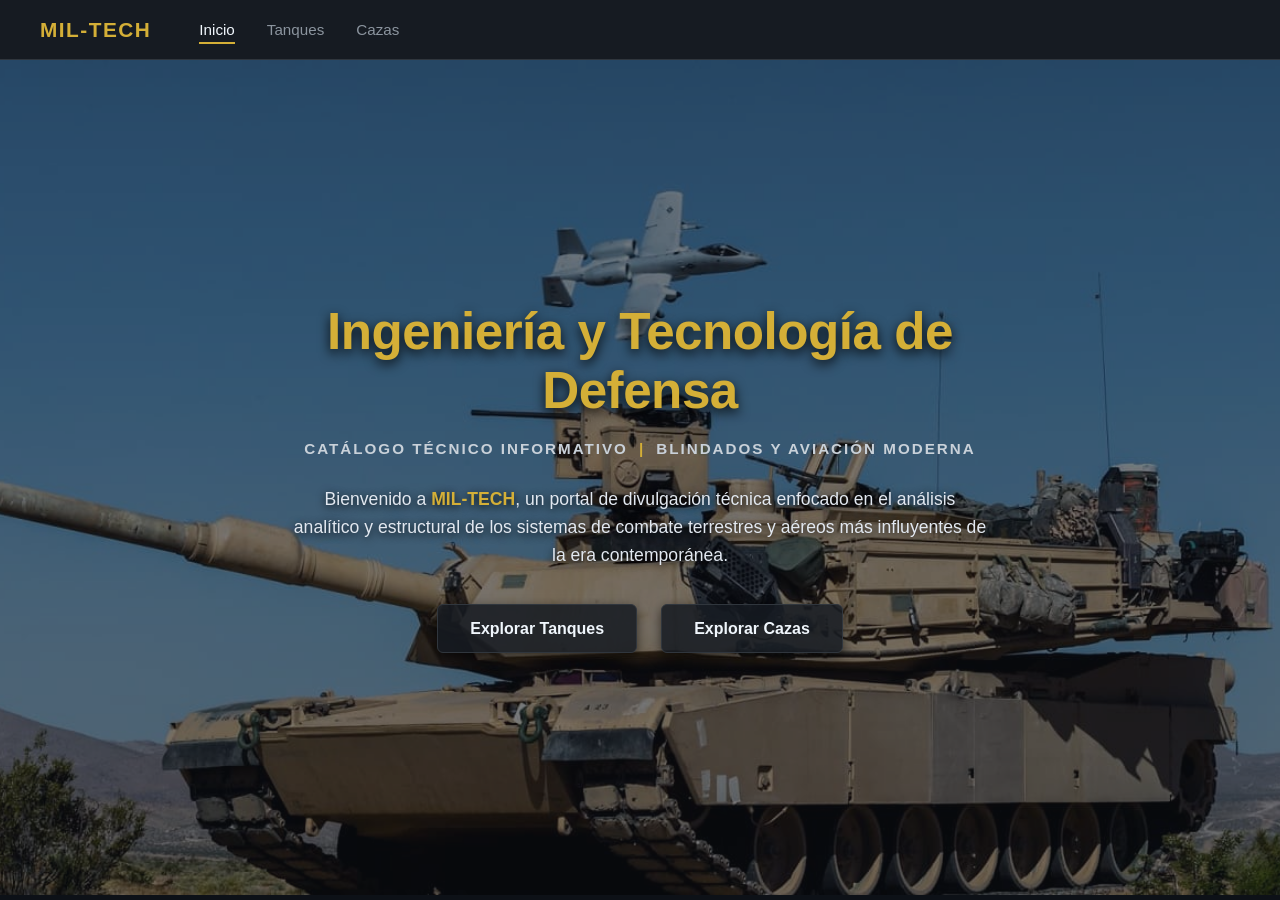
<file: index.html>
<!DOCTYPE html>
<html lang="es">
<head>
    <meta charset="UTF-8">
    <meta name="viewport" content="width=device-width, initial-scale=1.0">
    <title>Portal de Ingeniería Militar</title>
    <link rel="stylesheet" href="style.css">
</head>
<body>

    <header>
        <nav>
            <div class="logo">MIL-TECH</div>
            <ul>
                <li><a href="index.html" class="active">Inicio</a></li>
                <li><a href="tanques.html">Tanques</a></li>
                <li><a href="cazas.html">Cazas</a></li>
            </ul>
        </nav>
    </header>

    <section class="hero-index" style="background-image: url('img/main_background.jpg');">
        <div class="hero-overlay"></div>
        <div class="vehicle-container" style="justify-content: center; text-align: center; position: relative; z-index: 2;">
            <div class="info-box" style="max-width: 800px; margin: 0 auto; text-align: center;">
                <h2 style="font-size: 3.2rem; margin-bottom: 0.8rem; text-shadow: 0 4px 12px rgba(0,0,0,0.9);">Ingeniería y Tecnología de Defensa</h2>
                <p class="subtitle" style="font-size: 0.95rem; letter-spacing: 2px;">Catálogo Técnico Informativo <span class="sep">|</span> Blindados y Aviación Moderna</p>
                <p style="font-size: 1.1rem; max-width: 700px; margin: 0 auto 2.2rem auto; color: #e2e8f0; line-height: 1.6; text-shadow: 0 2px 8px rgba(0,0,0,0.9);">
                    Bienvenido a <span class="accent">MIL-TECH</span>, un portal de divulgación técnica enfocado en el análisis analítico y estructural de los sistemas de combate terrestres y aéreos más influyentes de la era contemporánea.
                </p>
                
                <div style="display: flex; justify-content: center; gap: 1.5rem;">
                    <a href="tanques.html" class="btn-hero">Explorar Tanques</a>
                    <a href="cazas.html" class="btn-hero">Explorar Cazas</a>
                </div>
            </div>
        </div>
    </section>

</body>
</html>
</file>
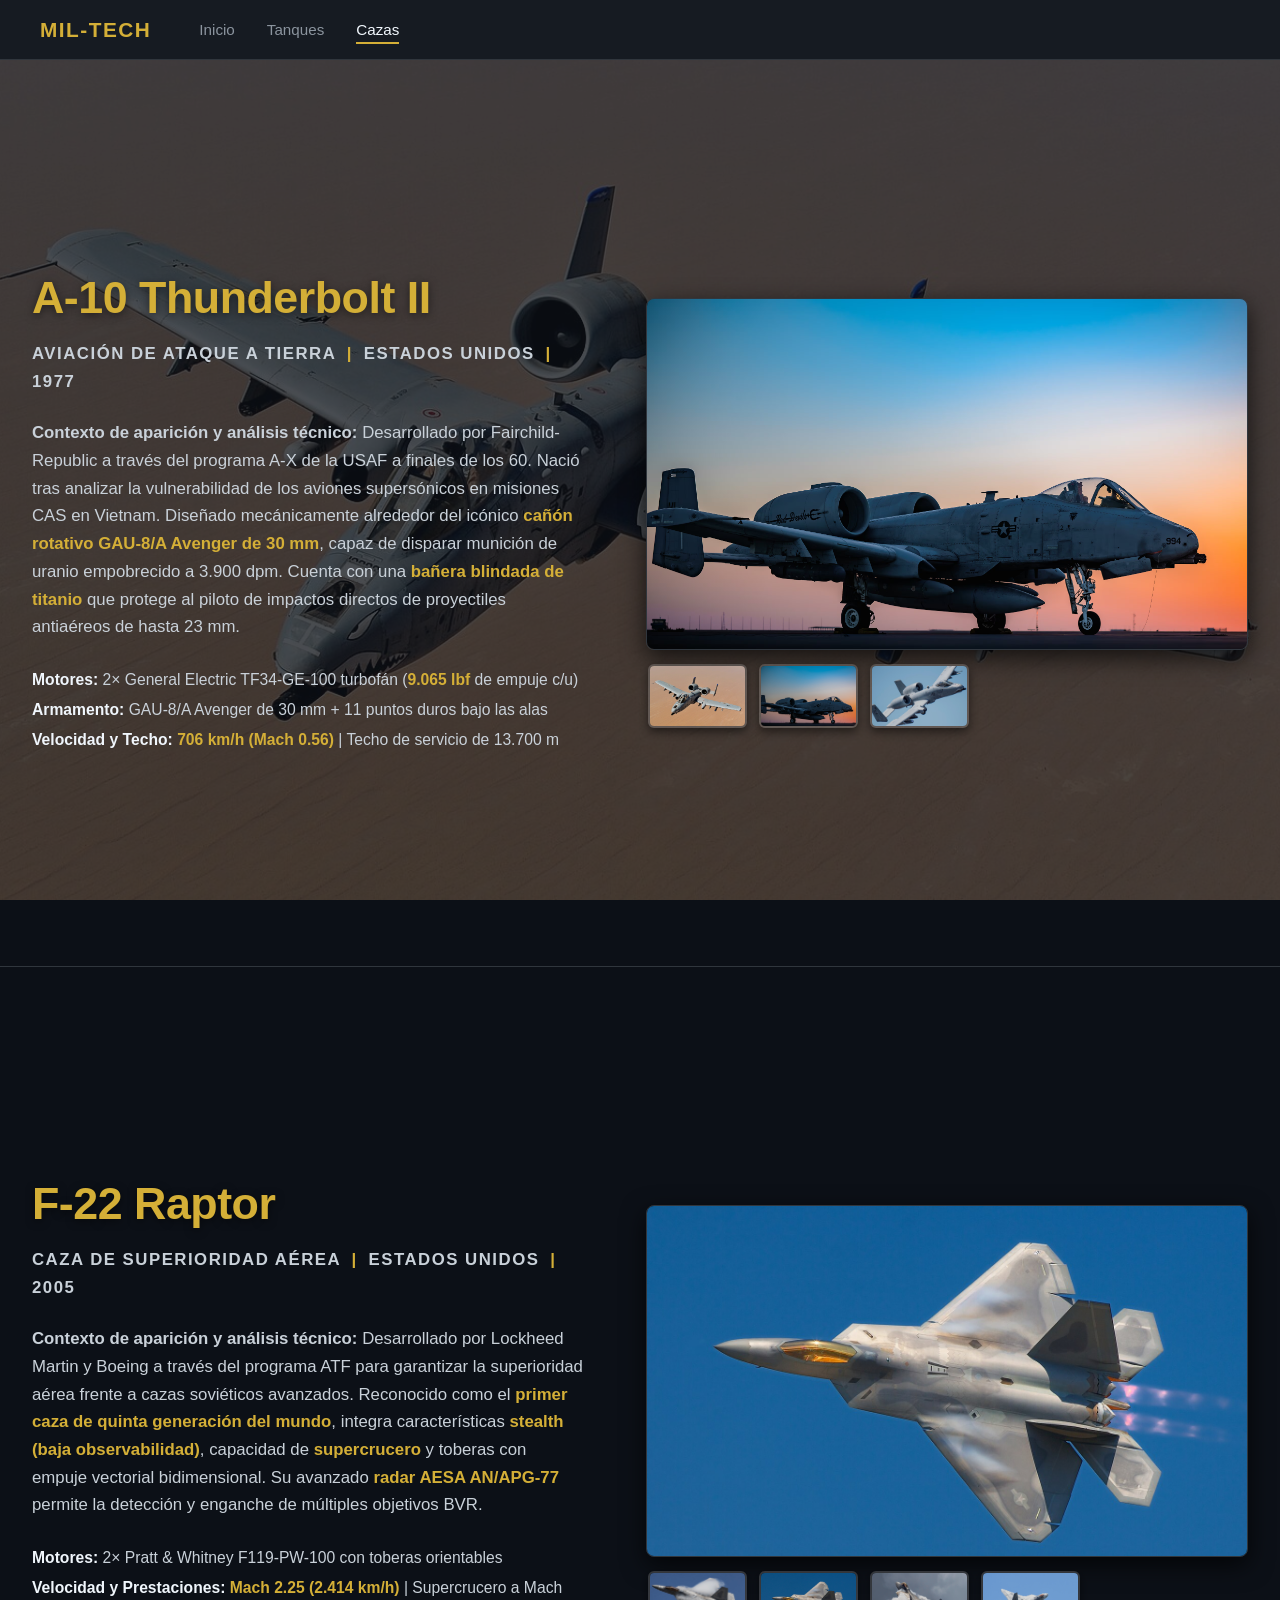
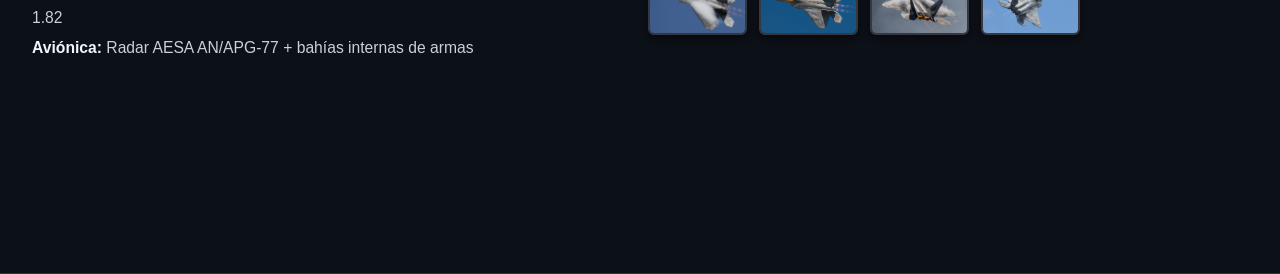
<file: cazas.html>
<!DOCTYPE html>
<html lang="es">
<head>
    <meta charset="UTF-8">
    <meta name="viewport" content="width=device-width, initial-scale=1.0">
    <title>Cazas - MIL-TECH</title>
    <link rel="stylesheet" href="style.css">
</head>
<body>

    <header>
        <nav>
            <div class="logo">MIL-TECH</div>
            <ul>
                <li><a href="index.html">Inicio</a></li>
                <li><a href="tanques.html">Tanques</a></li>
                <li><a href="cazas.html" class="active">Cazas</a></li>
            </ul>
        </nav>
    </header>

    <!-- SECCIÓN 1: A-10 THUNDERBOLT II -->
    <section class="vehicle-section" style="background-image: url('img/a10_background.jpg');">
        <div class="vehicle-container">
            
            <div class="info-box">
                <h2>A-10 Thunderbolt II</h2>
                <p class="subtitle">Aviación de Ataque a Tierra <span class="sep">|</span> Estados Unidos <span class="sep">|</span> 1977</p>
                <p><strong>Contexto de aparición y análisis técnico:</strong> Desarrollado por Fairchild-Republic a través del programa A-X de la USAF a finales de los 60. Nació tras analizar la vulnerabilidad de los aviones supersónicos en misiones CAS en Vietnam. Diseñado mecánicamente alrededor del icónico <span class="accent">cañón rotativo GAU-8/A Avenger de 30 mm</span>, capaz de disparar munición de uranio empobrecido a 3.900 dpm. Cuenta con una <span class="accent">bañera blindada de titanio</span> que protege al piloto de impactos directos de proyectiles antiaéreos de hasta 23 mm.</p>
                
                <ul class="specs-list">
                    <li><strong>Motores:</strong> 2× General Electric TF34-GE-100 turbofán (<span class="accent">9.065 lbf</span> de empuje c/u)</li>
                    <li><strong>Armamento:</strong> GAU-8/A Avenger de 30 mm + 11 puntos duros bajo las alas</li>
                    <li><strong>Velocidad y Techo:</strong> <span class="accent">706 km/h (Mach 0.56)</span> | Techo de servicio de 13.700 m</li>
                </ul>
            </div>

            <div class="media-box">
                <img id="main-a10" class="main-img" src="img/a10_1.avif" alt="A-10 Thunderbolt II">
                <div class="thumb-container">
                    <img class="thumb-img" src="img/a10_background.jpg" onclick="document.getElementById('main-a10').src=this.src" alt="Fondo">
                    <img class="thumb-img" src="img/a10_1.avif" onclick="document.getElementById('main-a10').src=this.src" alt="Vista 1">
                    <img class="thumb-img" src="img/a10_2.jpg" onclick="document.getElementById('main-a10').src=this.src" alt="Vista 2">
                </div>
            </div>

        </div>
    </section>

    <!-- SECCIÓN 2: F-22 RAPTOR -->
    <section class="vehicle-section" style="background-image: url('img/f22_backgroud.jpg');">
        <div class="vehicle-container">
            
            <div class="info-box">
                <h2>F-22 Raptor</h2>
                <p class="subtitle">Caza de Superioridad Aérea <span class="sep">|</span> Estados Unidos <span class="sep">|</span> 2005</p>
                <p><strong>Contexto de aparición y análisis técnico:</strong> Desarrollado por Lockheed Martin y Boeing a través del programa ATF para garantizar la superioridad aérea frente a cazas soviéticos avanzados. Reconocido como el <span class="accent">primer caza de quinta generación del mundo</span>, integra características <span class="accent">stealth (baja observabilidad)</span>, capacidad de <span class="accent">supercrucero</span> y toberas con empuje vectorial bidimensional. Su avanzado <span class="accent">radar AESA AN/APG-77</span> permite la detección y enganche de múltiples objetivos BVR.</p>
                
                <ul class="specs-list">
                    <li><strong>Motores:</strong> 2× Pratt & Whitney F119-PW-100 con toberas orientables</li>
                    <li><strong>Velocidad y Prestaciones:</strong> <span class="accent">Mach 2.25 (2.414 km/h)</span> | Supercrucero a Mach 1.82</li>
                    <li><strong>Aviónica:</strong> Radar AESA AN/APG-77 + bahías internas de armas</li>
                </ul>
            </div>

            <div class="media-box">
                <img id="main-f22" class="main-img" src="img/f22_1.jpg" alt="F-22 Raptor">
                <div class="thumb-container">
                    <img class="thumb-img" src="img/f22_backgroud.jpg" onclick="document.getElementById('main-f22').src=this.src" alt="Fondo">
                    <img class="thumb-img" src="img/f22_1.jpg" onclick="document.getElementById('main-f22').src=this.src" alt="Vista 1">
                    <img class="thumb-img" src="img/f22_2.webp" onclick="document.getElementById('main-f22').src=this.src" alt="Vista 2">
                    <img class="thumb-img" src="img/f22_3.jpeg" onclick="document.getElementById('main-f22').src=this.src" alt="Vista 3">
                </div>
            </div>

        </div>
    </section>

</body>
</html>
</file>
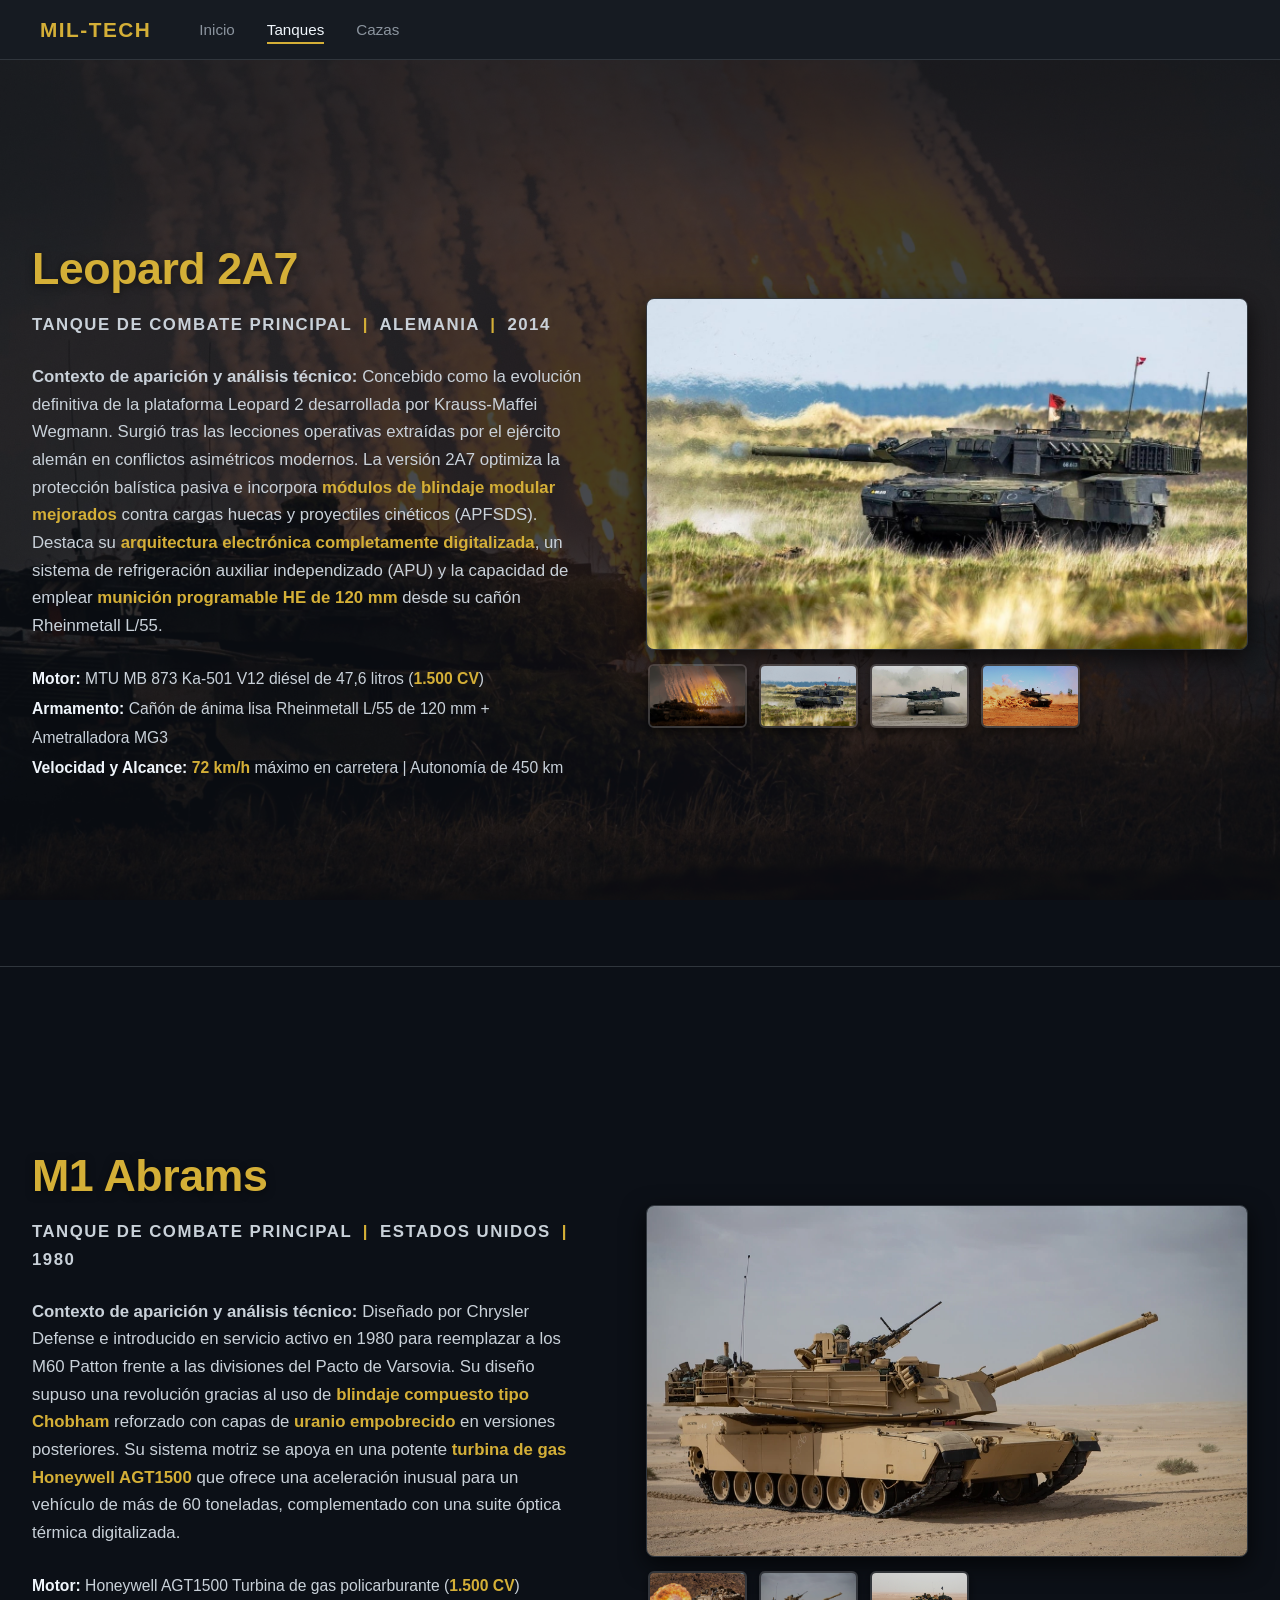
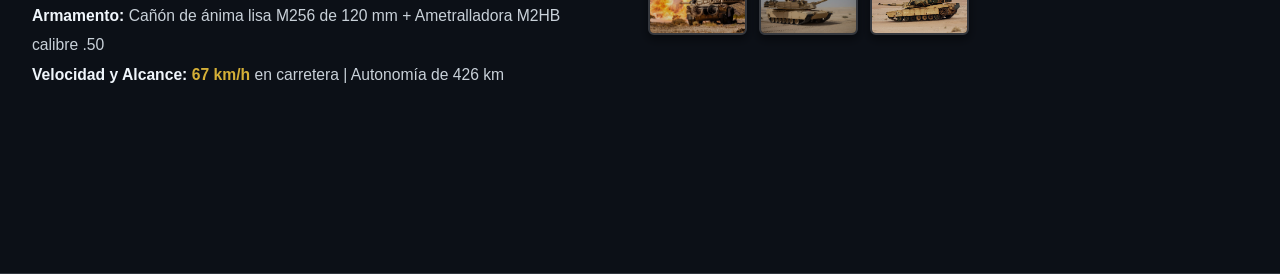
<file: tanques.html>
<!DOCTYPE html>
<html lang="es">
<head>
    <meta charset="UTF-8">
    <meta name="viewport" content="width=device-width, initial-scale=1.0">
    <title>Tanques - MIL-TECH</title>
    <link rel="stylesheet" href="style.css">
</head>
<body>

    <header>
        <nav>
            <div class="logo">MIL-TECH</div>
            <ul>
                <li><a href="index.html">Inicio</a></li>
                <li><a href="tanques.html" class="active">Tanques</a></li>
                <li><a href="cazas.html">Cazas</a></li>
            </ul>
        </nav>
    </header>

    <!-- SECCIÓN 1: LEOPARD 2A7 -->
    <section class="vehicle-section" style="background-image: url('img/leopard2a7_background.jpg');">
        <div class="vehicle-container">
            
            <div class="info-box">
                <h2>Leopard 2A7</h2>
                <p class="subtitle">Tanque de Combate Principal <span class="sep">|</span> Alemania <span class="sep">|</span> 2014</p>
                <p><strong>Contexto de aparición y análisis técnico:</strong> Concebido como la evolución definitiva de la plataforma Leopard 2 desarrollada por Krauss-Maffei Wegmann. Surgió tras las lecciones operativas extraídas por el ejército alemán en conflictos asimétricos modernos. La versión 2A7 optimiza la protección balística pasiva e incorpora <span class="accent">módulos de blindaje modular mejorados</span> contra cargas huecas y proyectiles cinéticos (APFSDS). Destaca su <span class="accent">arquitectura electrónica completamente digitalizada</span>, un sistema de refrigeración auxiliar independizado (APU) y la capacidad de emplear <span class="accent">munición programable HE de 120 mm</span> desde su cañón Rheinmetall L/55.</p>
                
                <ul class="specs-list">
                    <li><strong>Motor:</strong> MTU MB 873 Ka-501 V12 diésel de 47,6 litros (<span class="accent">1.500 CV</span>)</li>
                    <li><strong>Armamento:</strong> Cañón de ánima lisa Rheinmetall L/55 de 120 mm + Ametralladora MG3</li>
                    <li><strong>Velocidad y Alcance:</strong> <span class="accent">72 km/h</span> máximo en carretera | Autonomía de 450 km</li>
                </ul>
            </div>

            <div class="media-box">
                <img id="main-leopard" class="main-img" src="img/leopard2a7_1.jpg" alt="Leopard 2A7">
                <div class="thumb-container">
                    <img class="thumb-img" src="img/leopard2a7_background.jpg" onclick="document.getElementById('main-leopard').src=this.src" alt="Fondo">
                    <img class="thumb-img" src="img/leopard2a7_1.jpg" onclick="document.getElementById('main-leopard').src=this.src" alt="Vista 1">
                    <img class="thumb-img" src="img/leopard2a7_2.jpg" onclick="document.getElementById('main-leopard').src=this.src" alt="Vista 2">
                    <img class="thumb-img" src="img/leopard2a7_3.jpg" onclick="document.getElementById('main-leopard').src=this.src" alt="Vista 3">
                </div>
            </div>

        </div>
    </section>

    <!-- SECCIÓN 2: M1 ABRAMS -->
    <section class="vehicle-section" style="background-image: url('img/abrams_background.jpg');">
        <div class="vehicle-container">
            
            <div class="info-box">
                <h2>M1 Abrams</h2>
                <p class="subtitle">Tanque de Combate Principal <span class="sep">|</span> Estados Unidos <span class="sep">|</span> 1980</p>
                <p><strong>Contexto de aparición y análisis técnico:</strong> Diseñado por Chrysler Defense e introducido en servicio activo en 1980 para reemplazar a los M60 Patton frente a las divisiones del Pacto de Varsovia. Su diseño supuso una revolución gracias al uso de <span class="accent">blindaje compuesto tipo Chobham</span> reforzado con capas de <span class="accent">uranio empobrecido</span> en versiones posteriores. Su sistema motriz se apoya en una potente <span class="accent">turbina de gas Honeywell AGT1500</span> que ofrece una aceleración inusual para un vehículo de más de 60 toneladas, complementado con una suite óptica térmica digitalizada.</p>
                
                <ul class="specs-list">
                    <li><strong>Motor:</strong> Honeywell AGT1500 Turbina de gas policarburante (<span class="accent">1.500 CV</span>)</li>
                    <li><strong>Armamento:</strong> Cañón de ánima lisa M256 de 120 mm + Ametralladora M2HB calibre .50</li>
                    <li><strong>Velocidad y Alcance:</strong> <span class="accent">67 km/h</span> en carretera | Autonomía de 426 km</li>
                </ul>
            </div>

            <div class="media-box">
                <img id="main-abrams" class="main-img" src="img/abrams_1.webp" alt="M1 Abrams">
                <div class="thumb-container">
                    <img class="thumb-img" src="img/abrams_background.jpg" onclick="document.getElementById('main-abrams').src=this.src" alt="Fondo">
                    <img class="thumb-img" src="img/abrams_1.webp" onclick="document.getElementById('main-abrams').src=this.src" alt="Vista 1">
                    <img class="thumb-img" src="img/abrams_2.jpg" onclick="document.getElementById('main-abrams').src=this.src" alt="Vista 2">
                </div>
            </div>

        </div>
    </section>

</body>
</html>
</file>
<file: style.css>
:root {
  --bg-color: #0d1117;
  --header-bg: #161b22;
  --accent-color: #d4af37;
  --text-main: #f0f6fc;
  --text-muted: #8b949e;
  --border-color: #30363d;
}

/* Ocultar barra de desplazamiento vertical sin bloquear el movimiento */
html, body {
  margin: 0;
  padding: 0;
  background-color: var(--bg-color);
  color: var(--text-main);
  font-family: -apple-system, BlinkMacSystemFont, "Segoe UI", Roboto, Helvetica, Arial, sans-serif;
  -webkit-font-smoothing: antialiased;
  scrollbar-width: none;
  -ms-overflow-style: none;
}

html::-webkit-scrollbar, body::-webkit-scrollbar {
  display: none;
}

/* Header y Navegación superior */
header {
  background-color: var(--header-bg);
  border-bottom: 1px solid var(--border-color);
  position: sticky;
  top: 0;
  z-index: 1000;
}

nav {
  display: flex;
  align-items: center;
  justify-content: flex-start;
  gap: 3rem;
  max-width: 1400px;
  margin: 0;
  padding: 1.1rem 2.5rem;
}

/* Logo MIL-TECH en color de acento */
.logo {
  font-size: 1.3rem;
  font-weight: 700;
  letter-spacing: 1.5px;
  color: var(--accent-color);
  text-transform: uppercase;
}

nav ul {
  list-style: none;
  display: flex;
  gap: 2rem;
  margin: 0;
  padding: 0;
}

nav a {
  color: var(--text-muted);
  text-decoration: none;
  font-weight: 500;
  font-size: 0.95rem;
  transition: color 0.2s ease;
}

nav a:hover, nav a.active {
  color: var(--text-main);
  border-bottom: 2px solid var(--accent-color);
  padding-bottom: 4px;
}

/* Clases de acento y separadores */
.sep {
  color: var(--accent-color);
  font-weight: bold;
  margin: 0 0.3rem;
}

.accent {
  color: var(--accent-color);
  font-weight: 600;
}

/* Sección del Inicio */
.hero-index {
  min-height: calc(100vh - 65px);
  width: 100%;
  background-size: cover;
  background-position: center 75%;
  background-repeat: no-repeat;
  display: flex;
  align-items: center;
  justify-content: center;
  position: relative;
}

.hero-overlay {
  position: absolute;
  top: 0; left: 0; right: 0; bottom: 0;
  background: rgba(13, 17, 23, 0.55);
  z-index: 1;
}

/* Botones principales de la Portada con efecto hover dorado */
.btn-hero {
  background: rgba(22, 27, 34, 0.85);
  color: var(--text-main);
  border: 1px solid var(--border-color);
  padding: 0.9rem 2rem;
  font-weight: 700;
  text-decoration: none;
  border-radius: 6px;
  box-shadow: 0 4px 12px rgba(0, 0, 0, 0.6);
  transition: transform 0.25s ease, border-color 0.25s ease, box-shadow 0.25s ease, color 0.25s ease;
}

.btn-hero:hover {
  transform: translateY(-3px);
  border-color: var(--accent-color);
  color: var(--accent-color);
  box-shadow: 0 6px 20px rgba(212, 175, 55, 0.25);
}

/* Secciones de Vehículos */
.vehicle-section {
  min-height: 90vh;
  background-size: cover;
  background-position: center;
  background-attachment: fixed;
  display: flex;
  align-items: center;
  justify-content: center;
  padding: 3rem 2rem;
  border-bottom: 1px solid var(--border-color);
  position: relative;
}

.vehicle-section::before {
  content: "";
  position: absolute;
  top: 0; left: 0; right: 0; bottom: 0;
  background: rgba(13, 17, 23, 0.75);
  z-index: 1;
}

.vehicle-container {
  position: relative;
  z-index: 2;
  display: flex;
  justify-content: space-between;
  align-items: center;
  width: 100%;
  max-width: 1350px;
  margin: 0 auto;
  gap: 4rem;
}

/* Información del vehículo */
.info-box {
  flex: 1;
  max-width: 600px;
  background: transparent !important;
  border: none !important;
  padding: 0 !important;
}

.info-box h2 {
  margin: 0 0 0.5rem 0;
  color: var(--accent-color);
  font-size: 2.8rem;
  font-weight: 700;
  letter-spacing: -0.5px;
  text-shadow: 0 2px 8px rgba(0,0,0,0.5);
}

.subtitle {
  color: var(--accent-color);
  font-weight: 600;
  font-size: 0.85rem;
  letter-spacing: 1.5px;
  margin-bottom: 1.5rem;
  text-transform: uppercase;
}

.info-box p {
  color: #c9d1d9;
  line-height: 1.65;
  font-size: 1.05rem;
  margin-bottom: 1.5rem;
}

.specs-list {
  list-style: none;
  padding: 0;
  margin: 0;
  line-height: 1.9;
  color: #c9d1d9;
  font-size: 0.98rem;
}

.specs-list strong {
  color: var(--text-main);
}

/* Galería de imágenes */
.media-box {
  flex: 1.1;
  max-width: 600px;
  display: flex;
  flex-direction: column;
  align-items: flex-end;
}

.main-img {
  width: 100%;
  height: 350px;
  border-radius: 8px;
  object-fit: cover;
  box-shadow: 0 8px 24px rgba(0, 0, 0, 0.7);
  border: 1px solid var(--border-color);
  transition: transform 0.3s ease, border-color 0.3s ease;
}

.main-img:hover {
  transform: scale(1.015);
  border-color: var(--accent-color);
}

.thumb-container {
  display: flex;
  gap: 12px;
  margin-top: 14px;
  width: 100%;
  justify-content: flex-start;
}

.thumb-img {
  width: 95px;
  height: 60px;
  cursor: pointer;
  border-radius: 6px;
  object-fit: cover;
  border: 2px solid rgba(255, 255, 255, 0.2);
  box-shadow: 0 4px 10px rgba(0, 0, 0, 0.5);
  transition: transform 0.2s, border-color 0.2s, filter 0.2s;
  filter: brightness(0.85);
}

.thumb-img:hover {
  transform: translateY(-3px) scale(1.03);
  border-color: var(--accent-color);
  filter: brightness(1.1);
}
</file>
